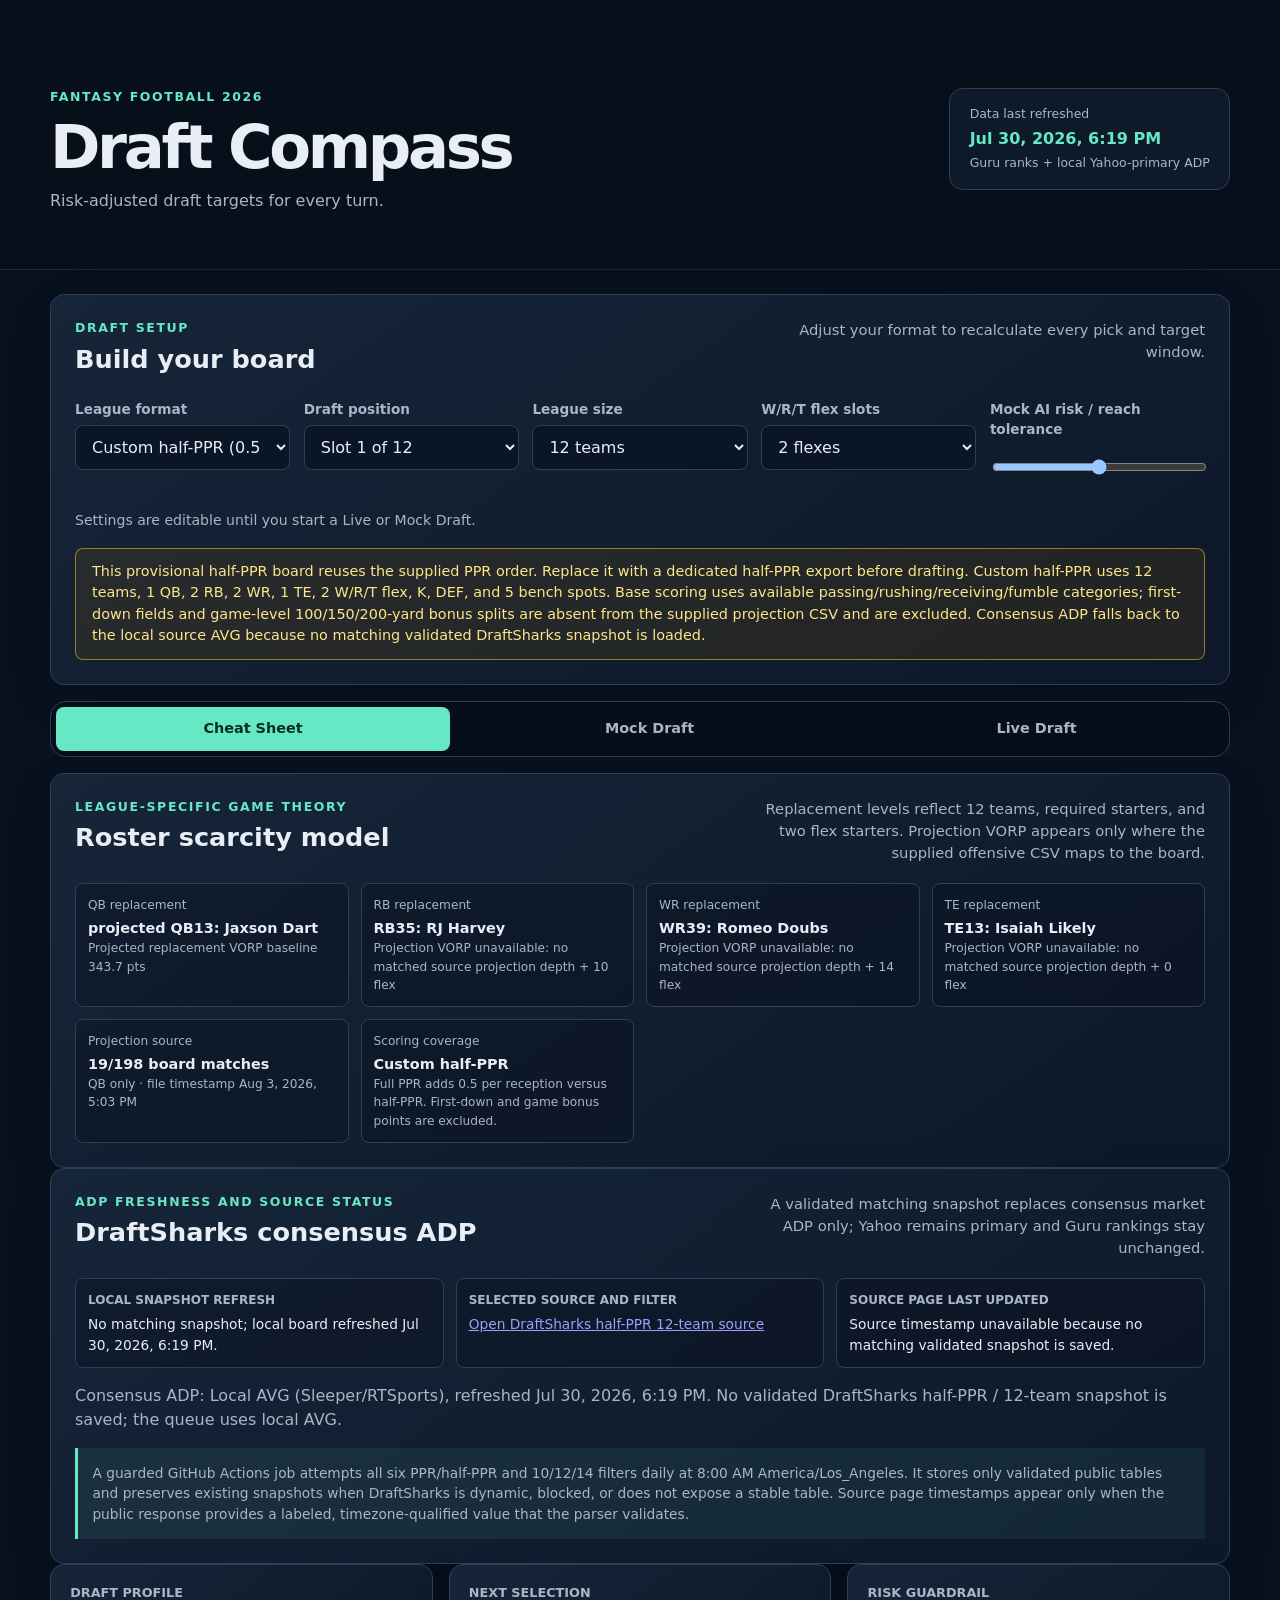
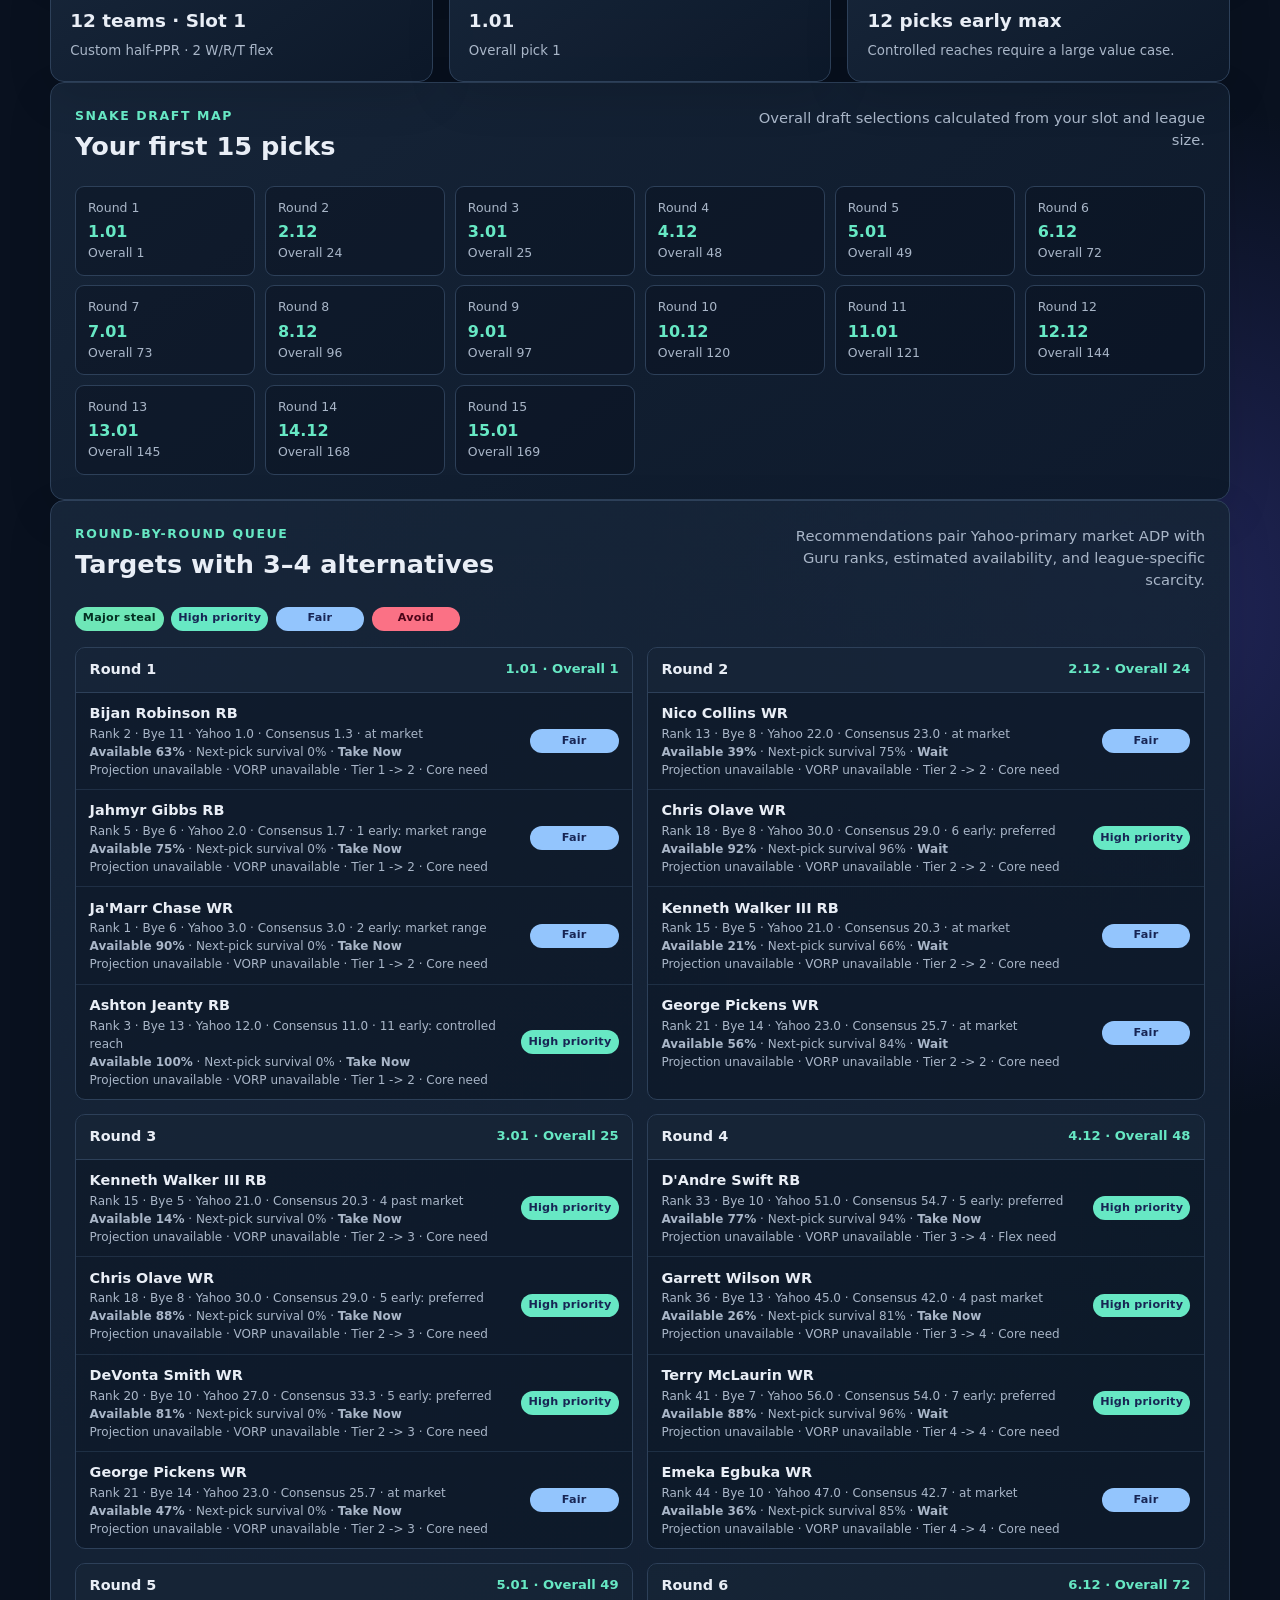
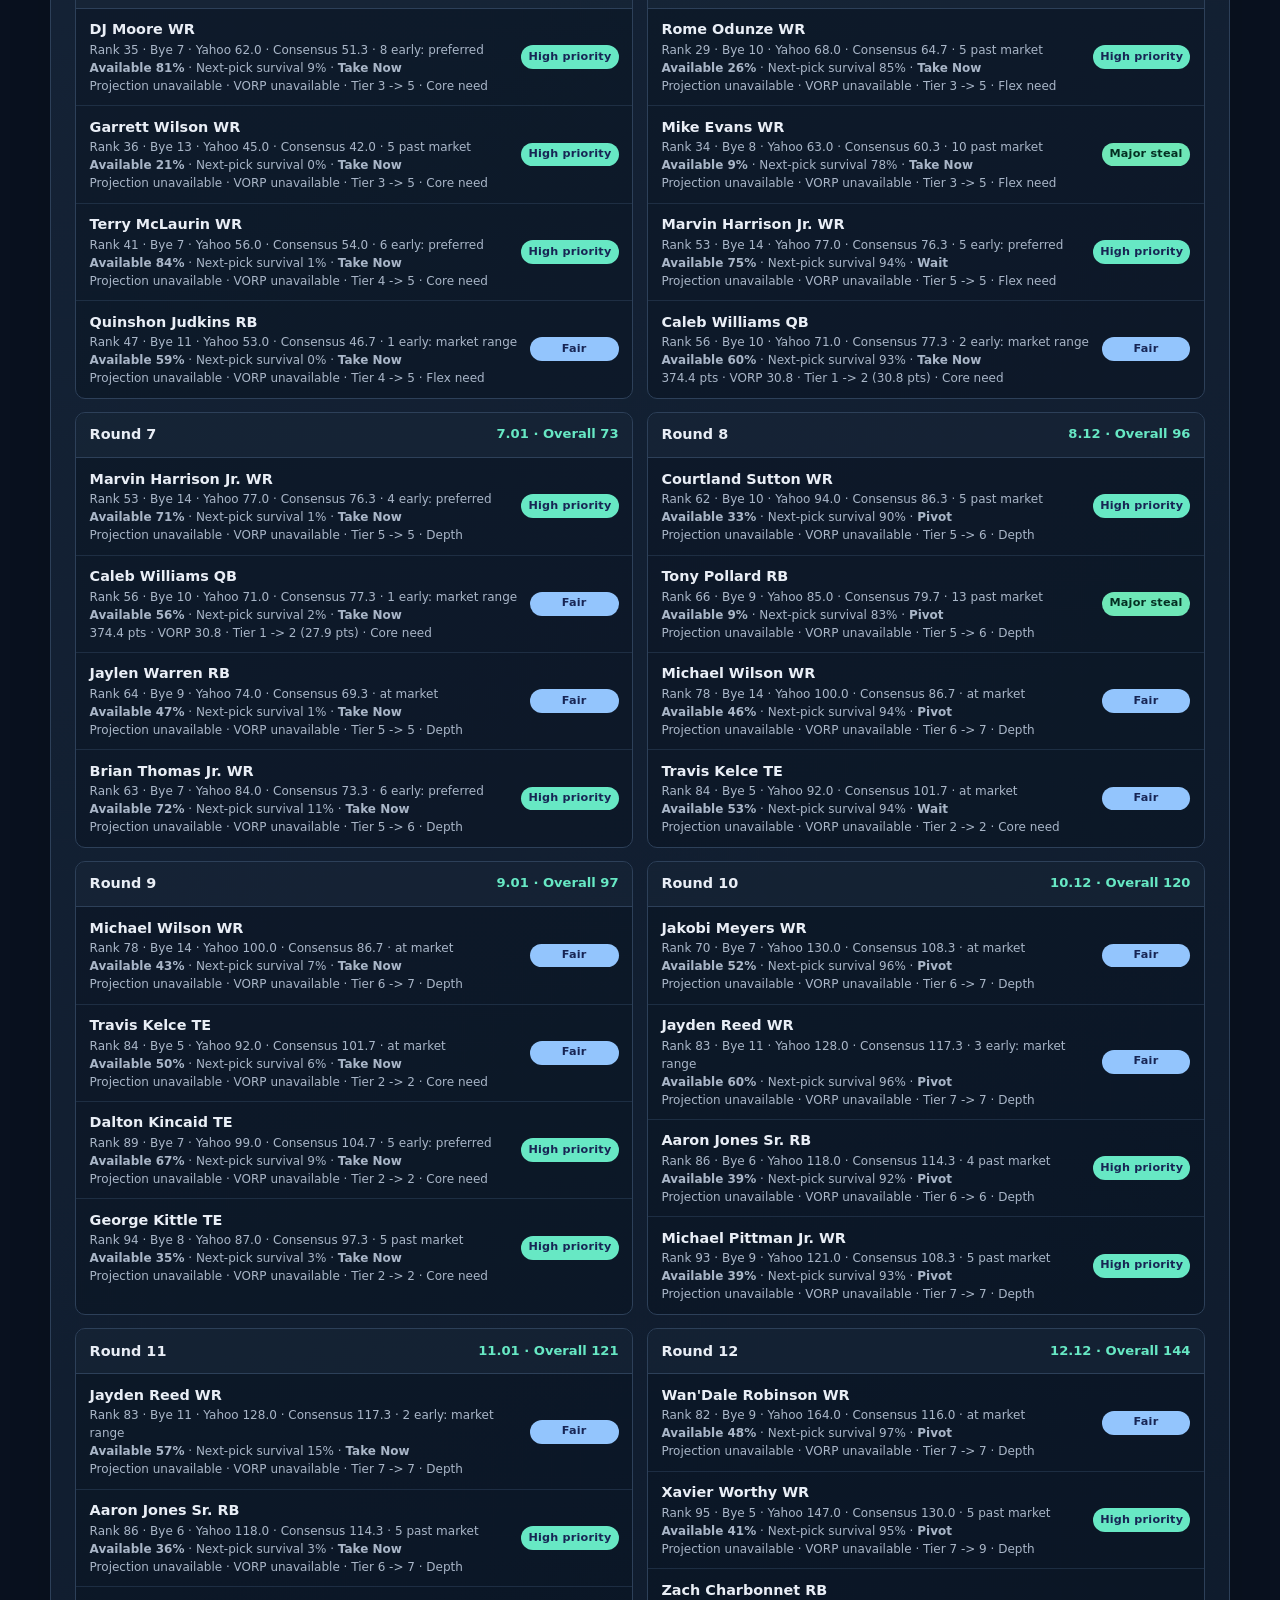
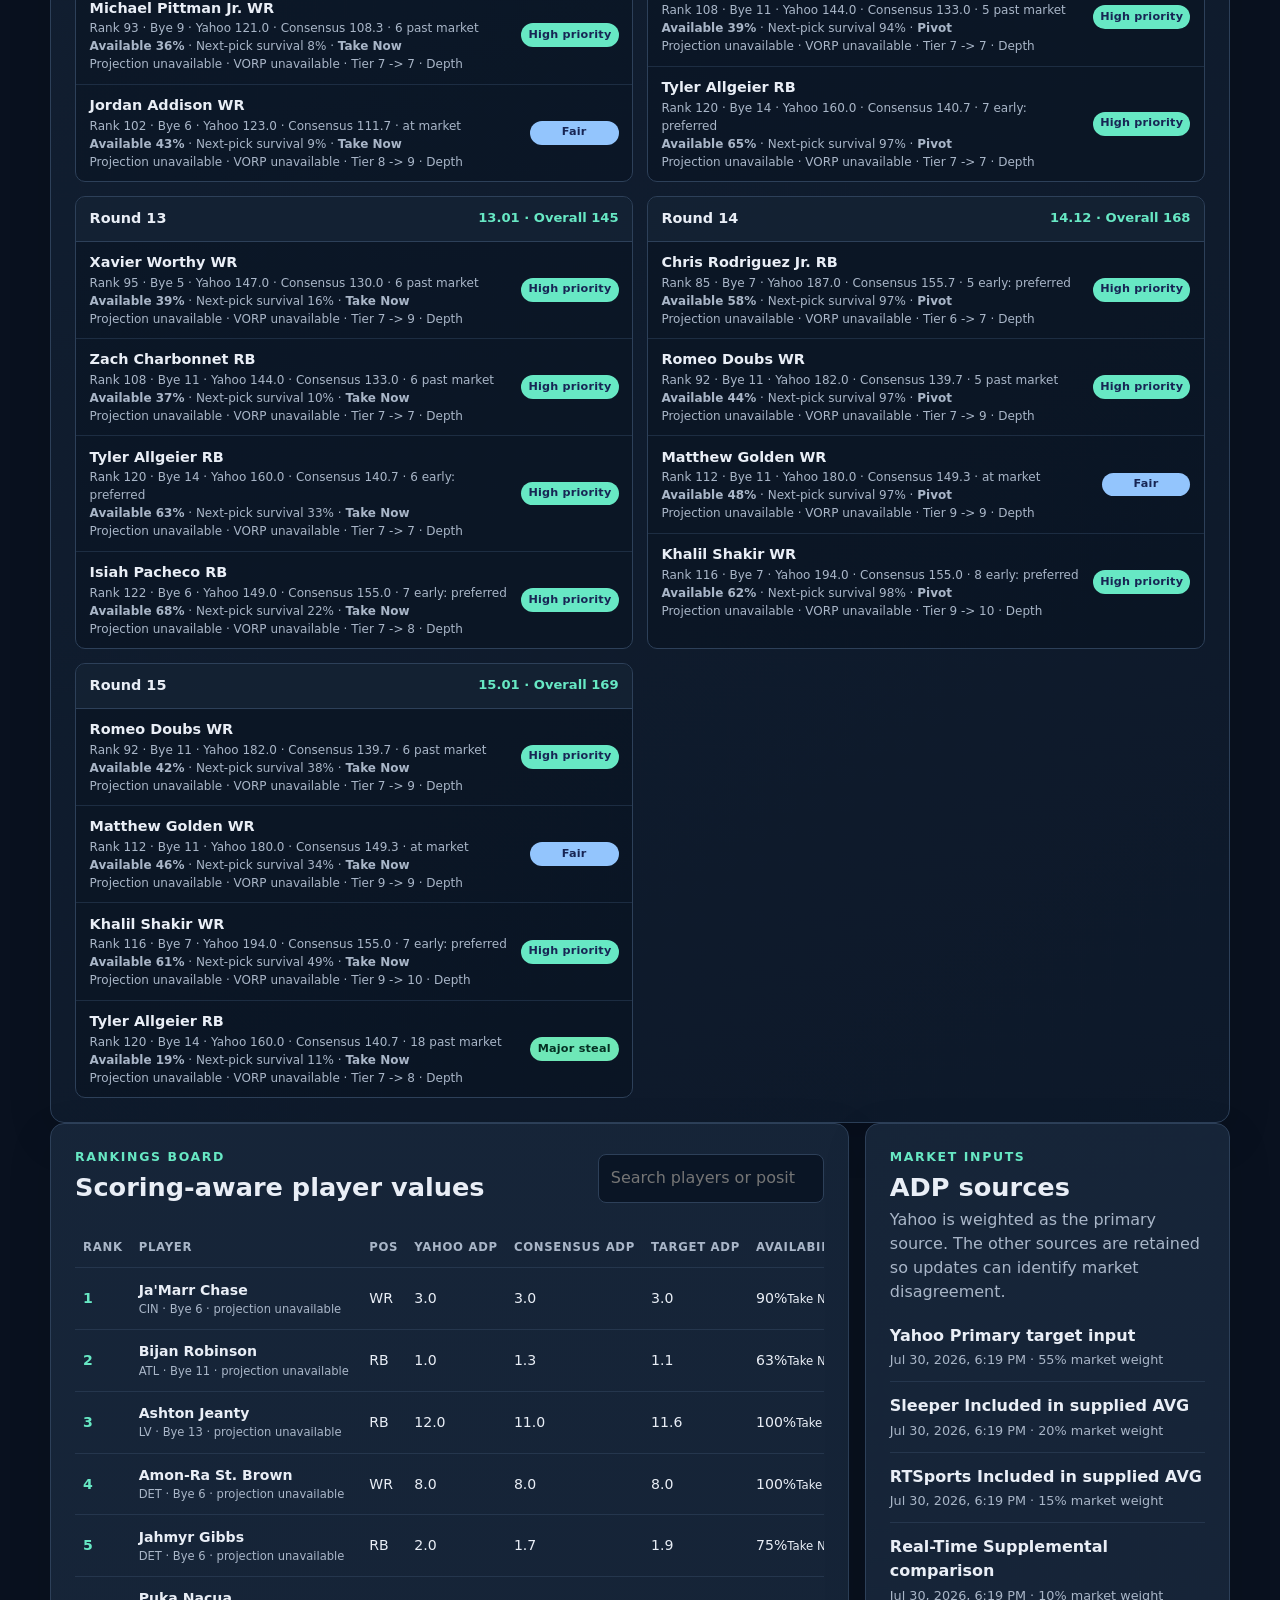
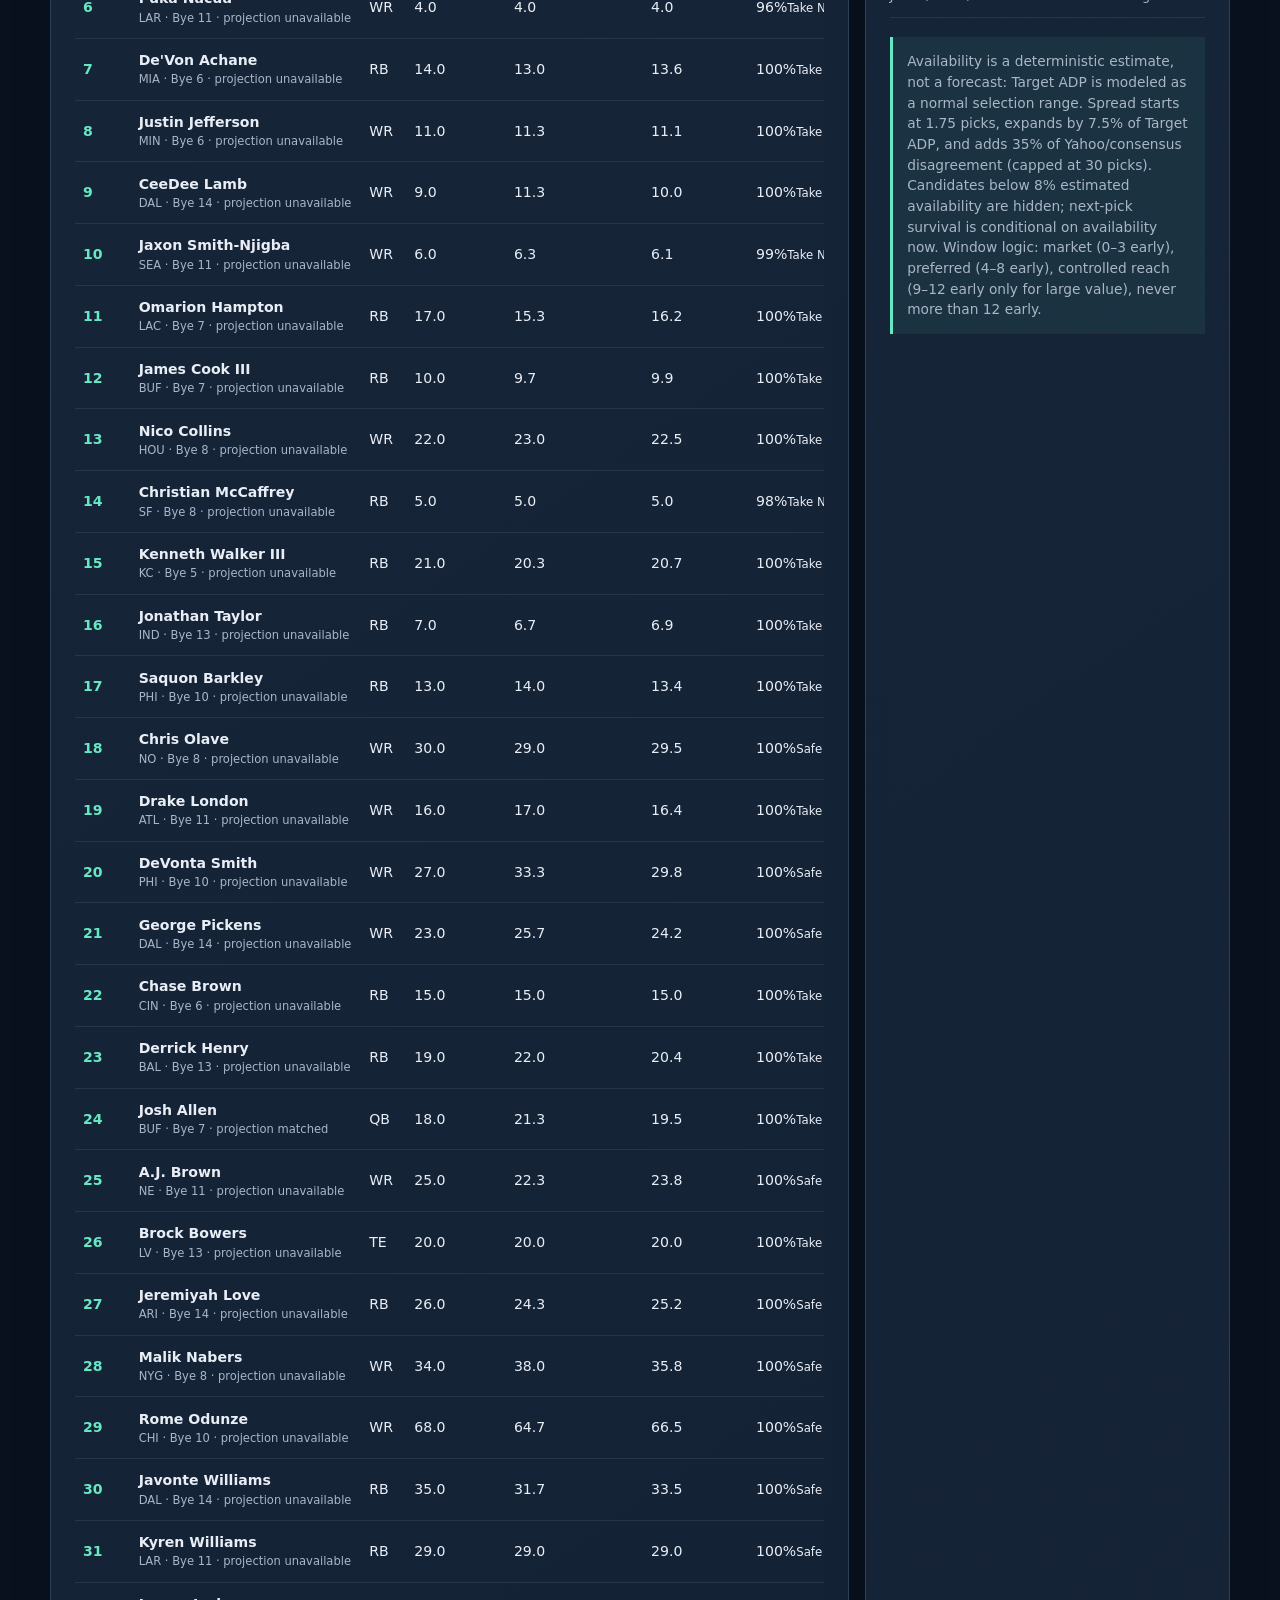
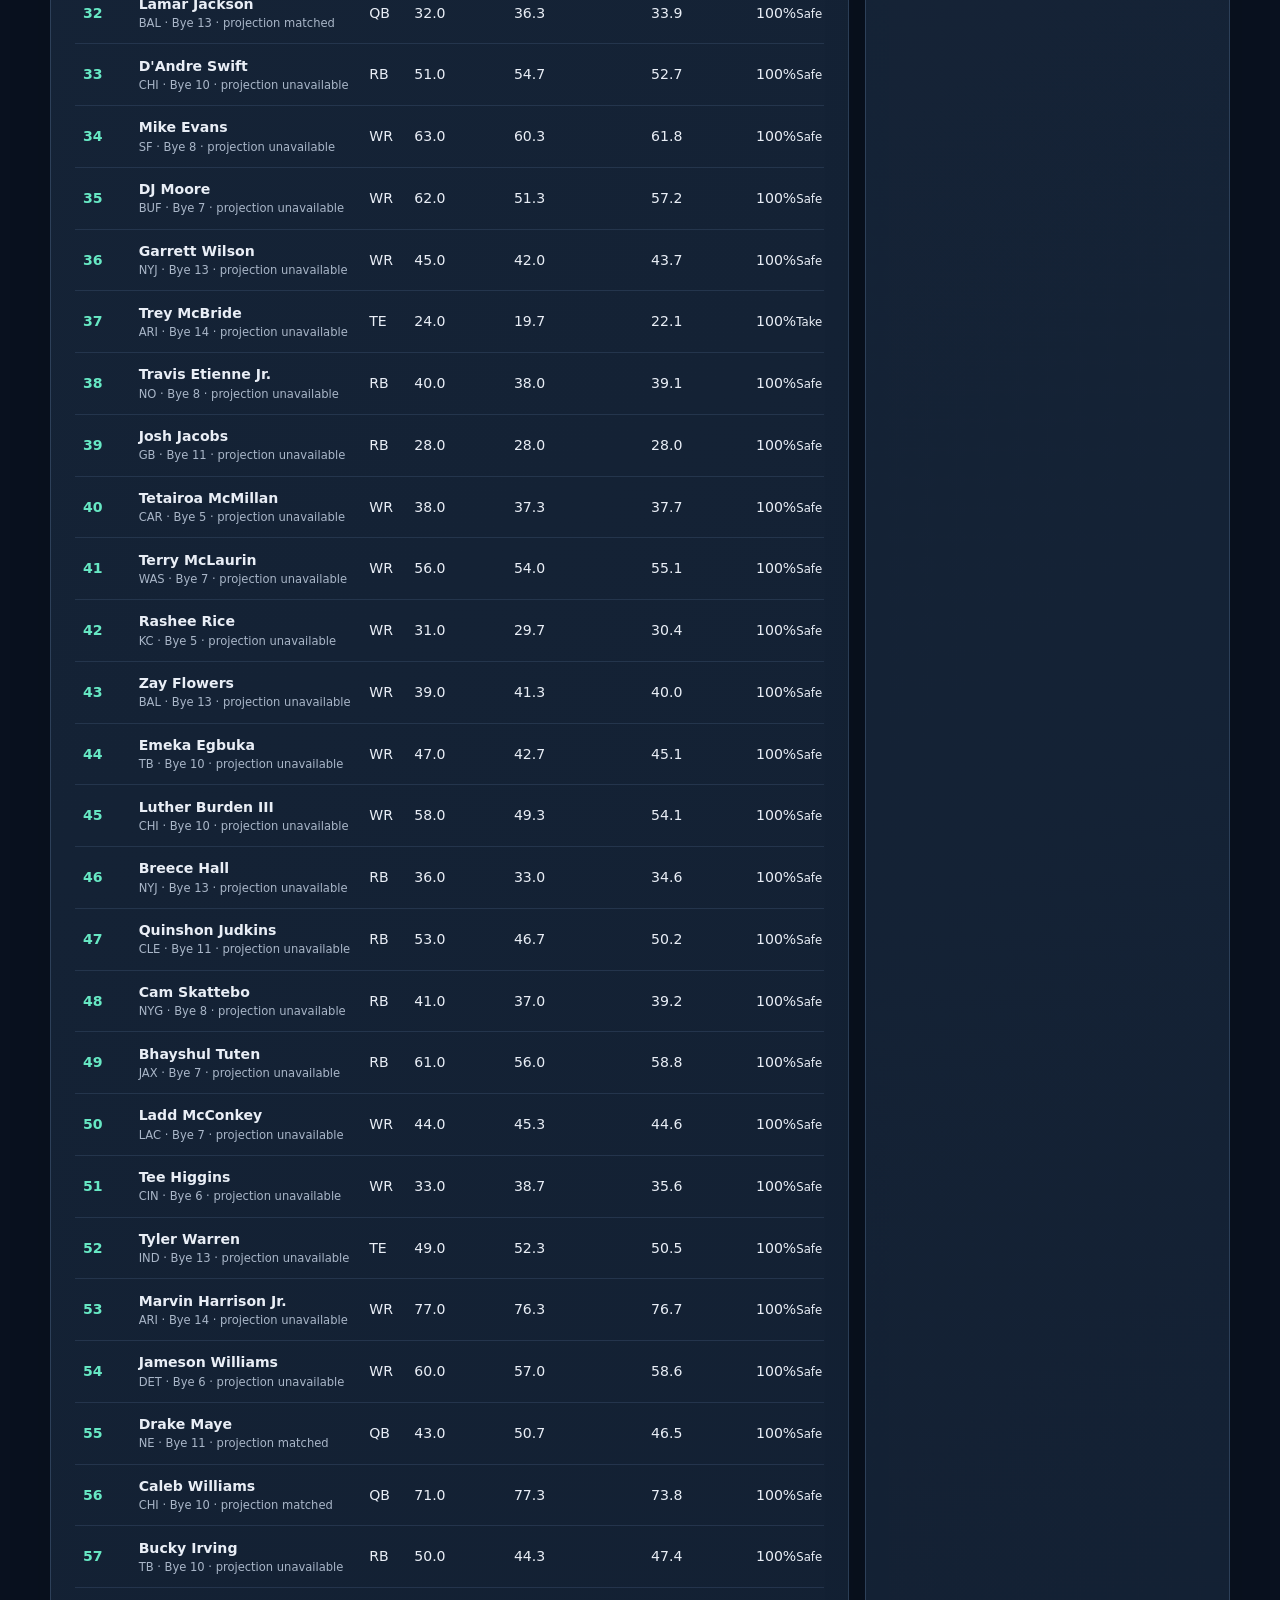
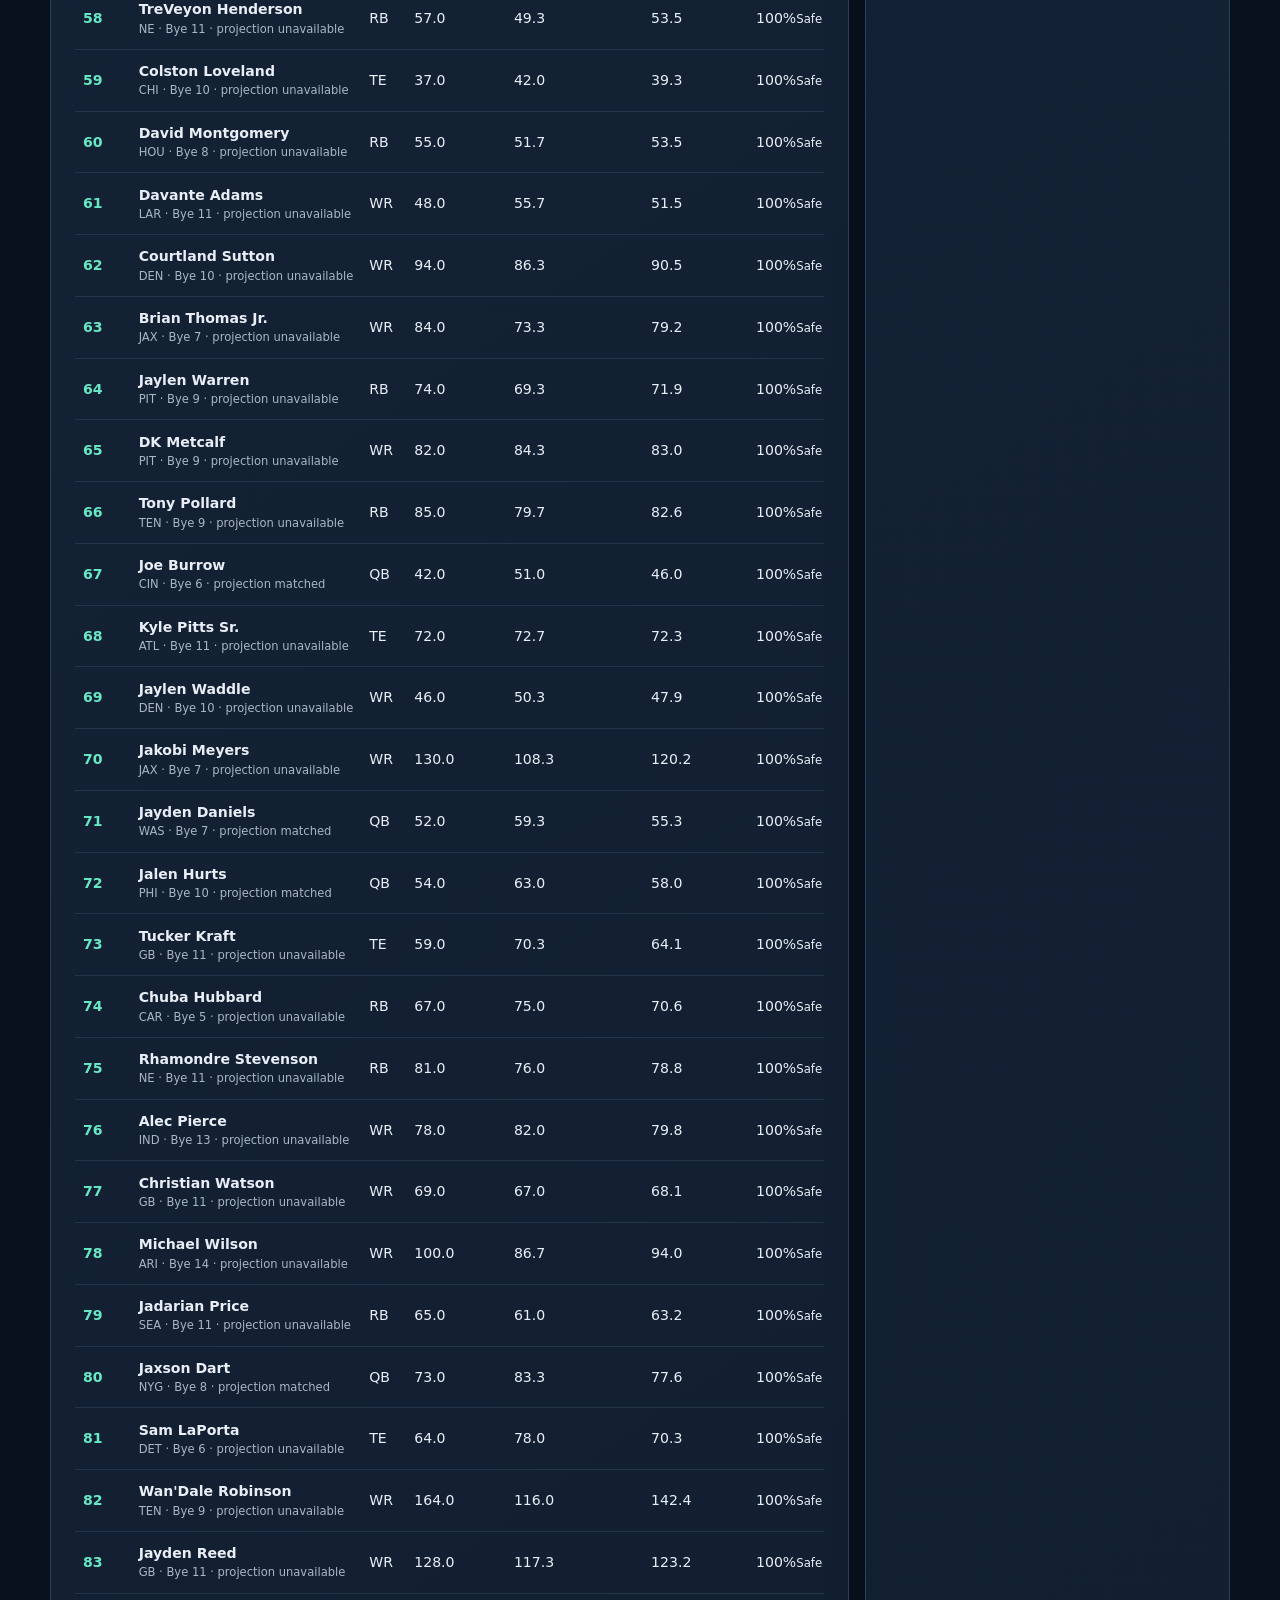
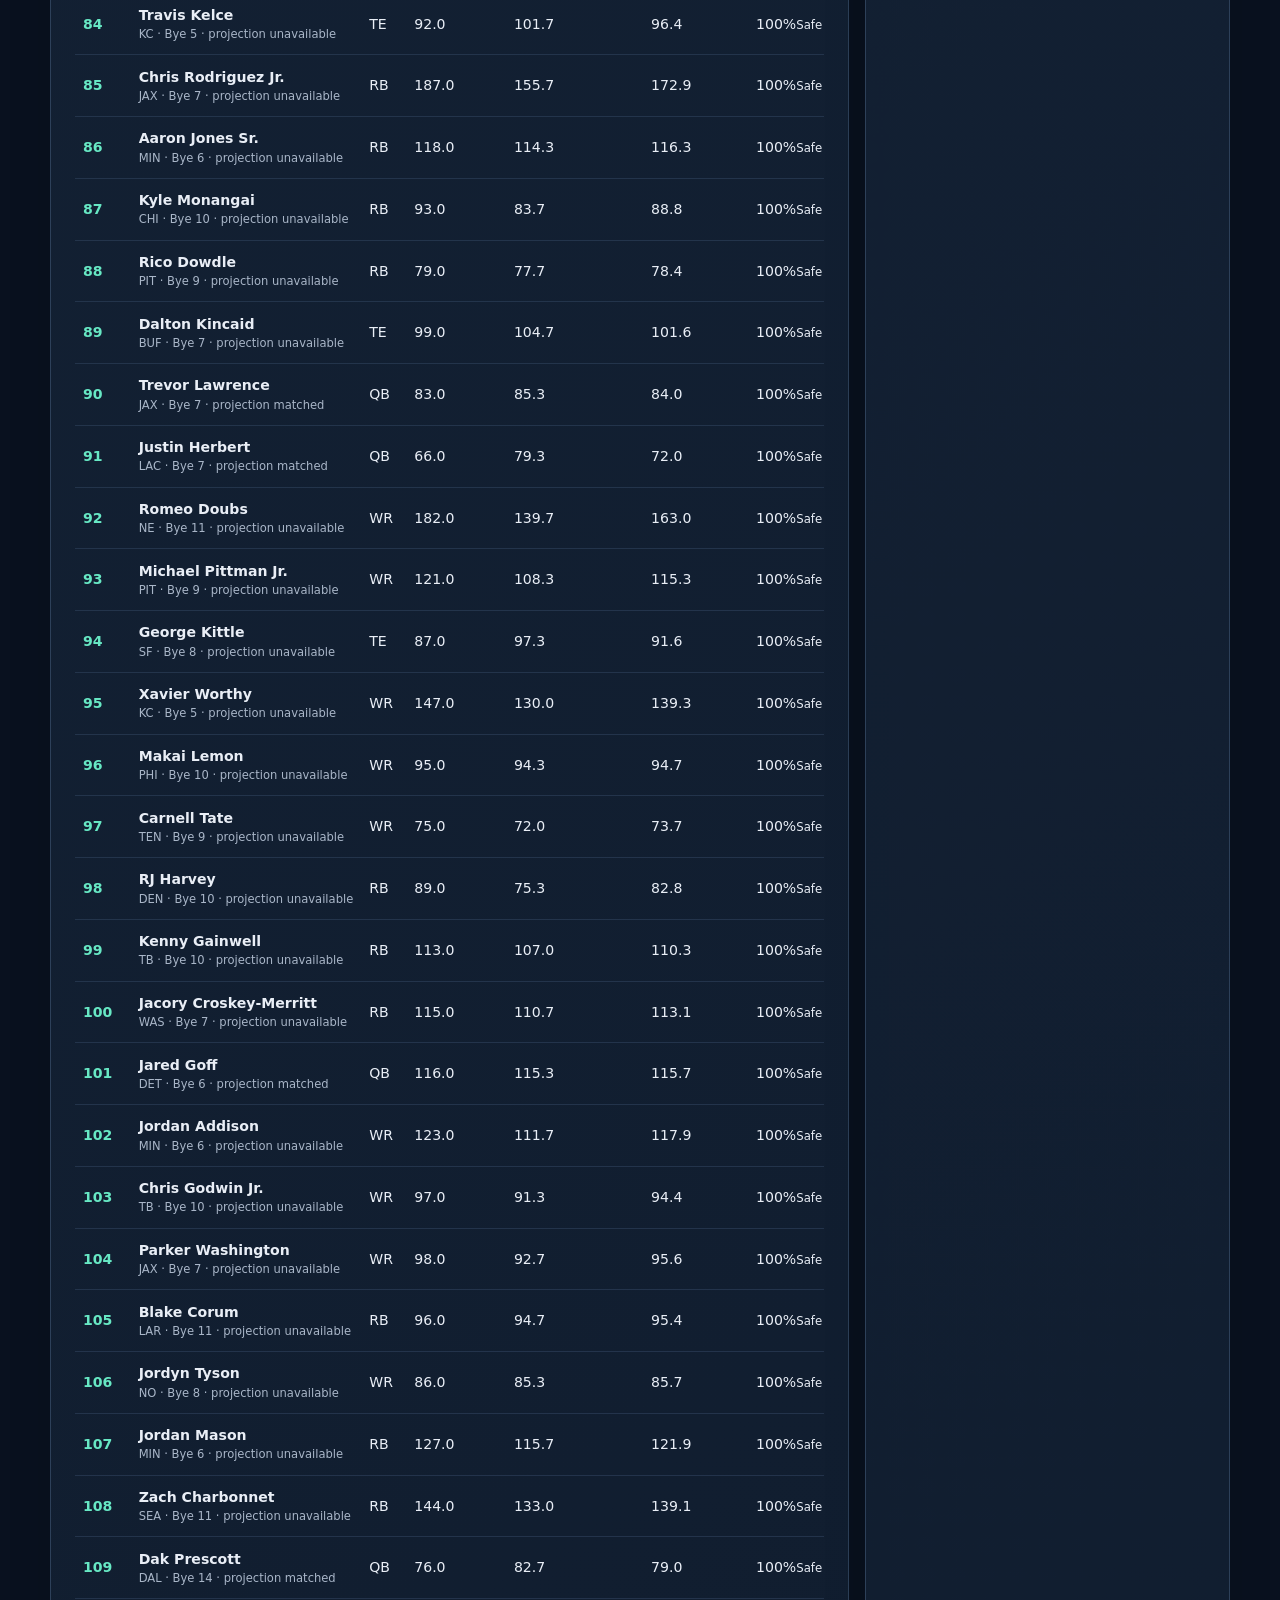
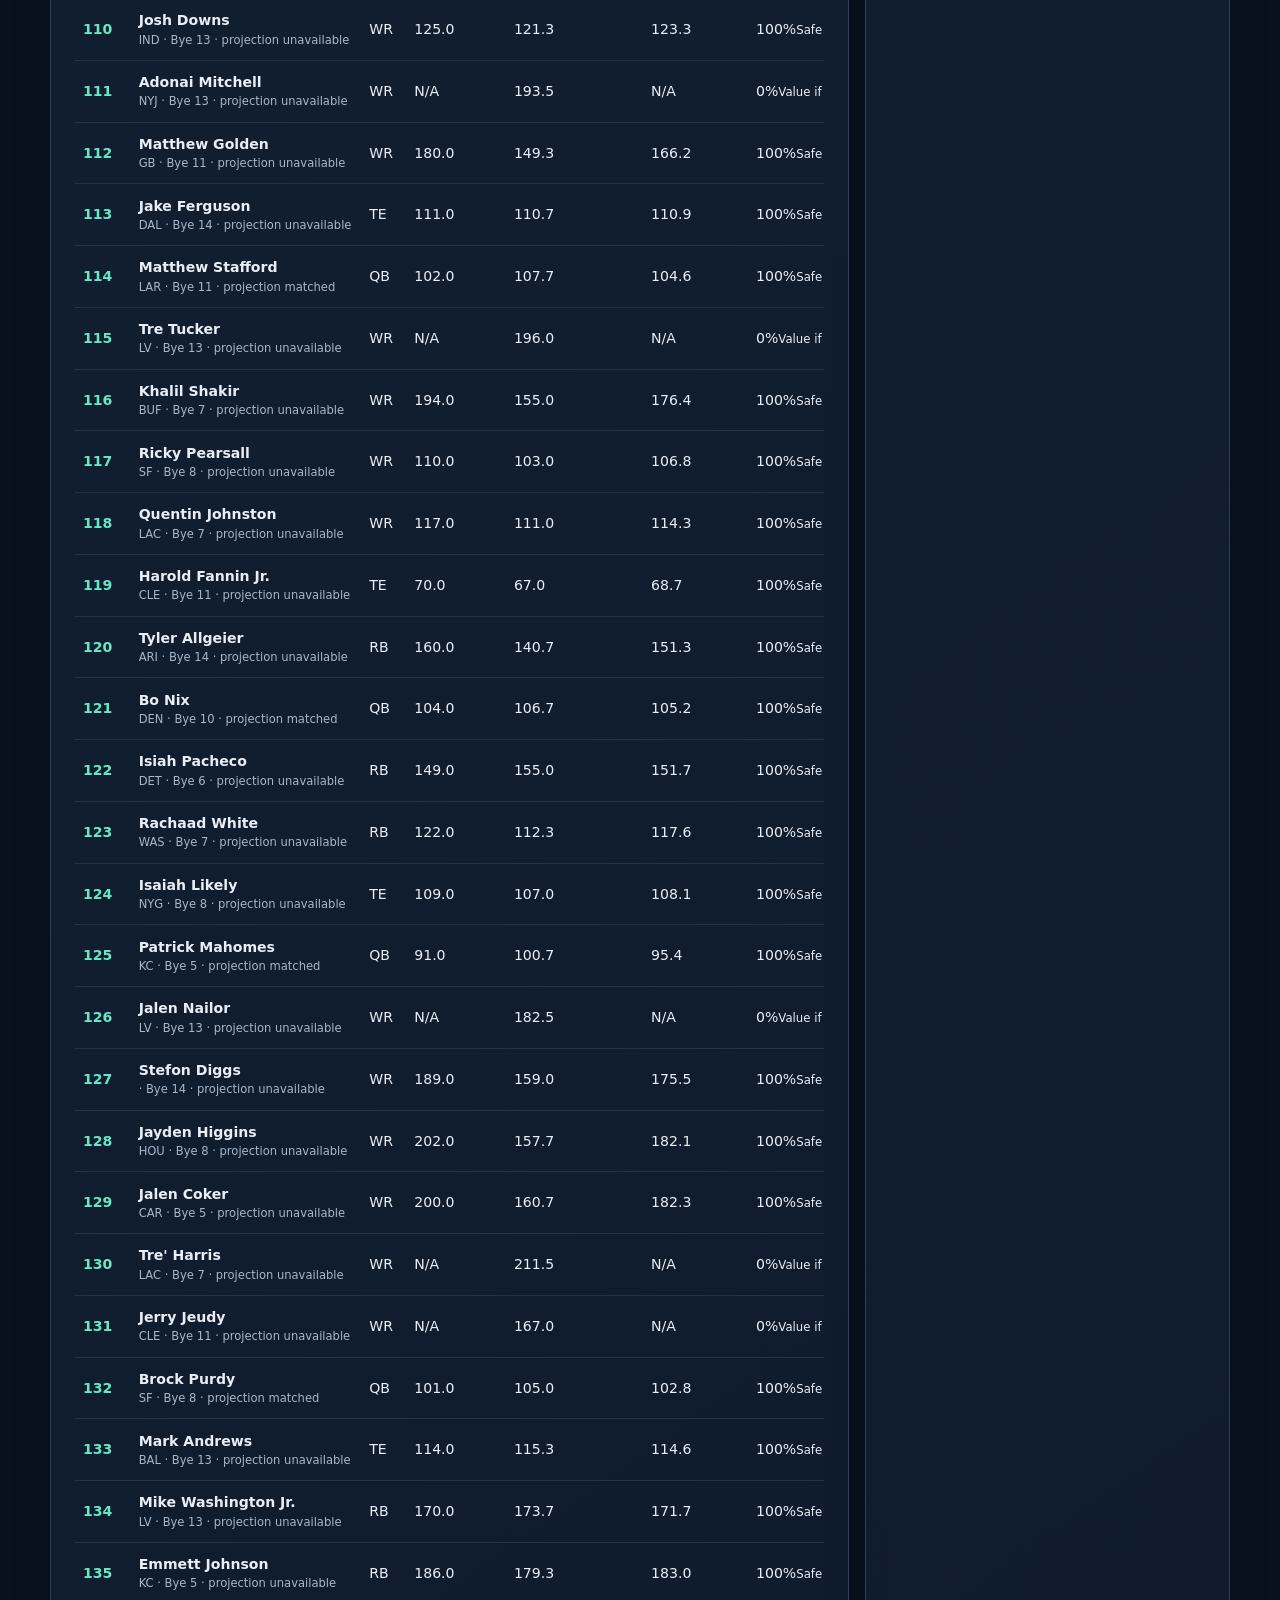
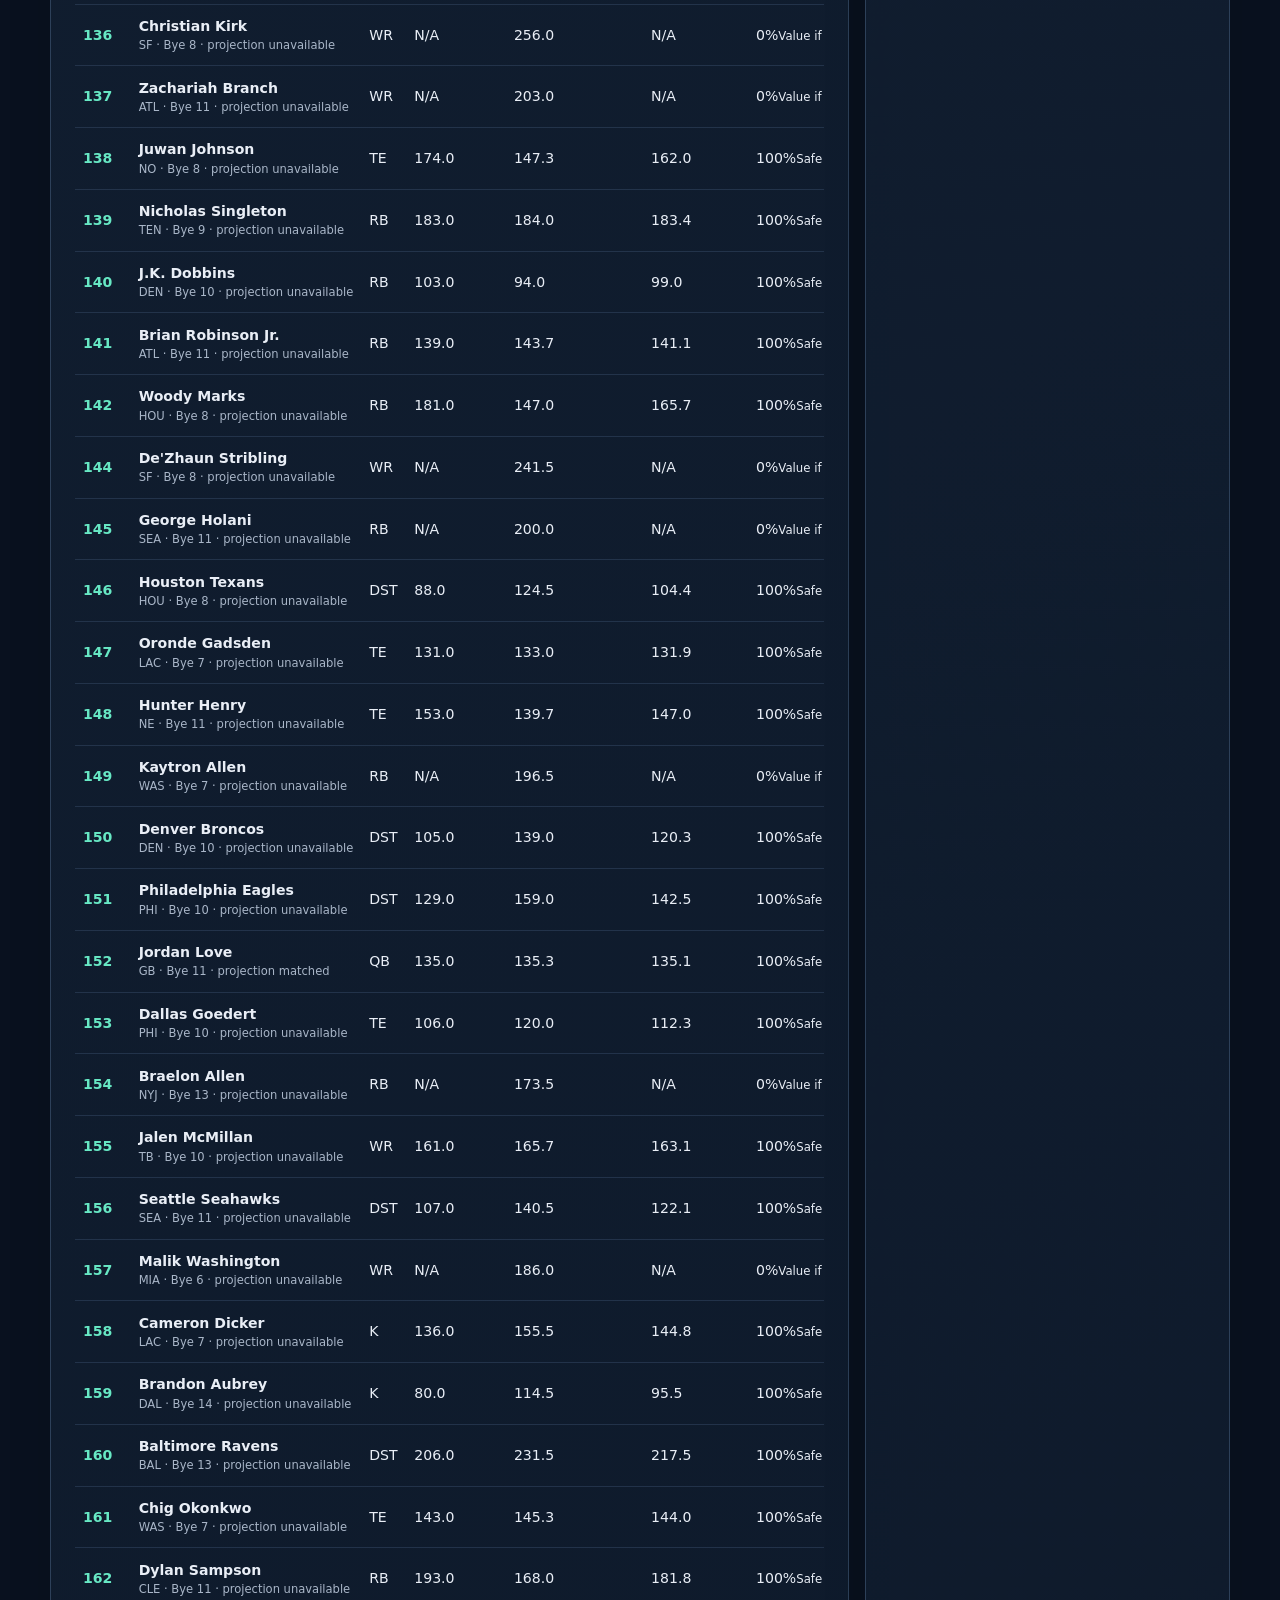
<file: index.html>
<!doctype html>
<html lang="en">
  <head>
    <meta charset="utf-8">
    <meta name="viewport" content="width=device-width, initial-scale=1">
    <meta name="description" content="A scoring-aware fantasy football draft dashboard with risk-adjusted targets.">
    <title>Draft Compass | Fantasy Football Dashboard</title>
    <link rel="stylesheet" href="assets/styles.css">
    <script src="assets/data.js?v=20260803-bye-weeks" defer></script>
    <script src="assets/projections.js?v=20260803-league-model" defer></script>
    <script src="assets/app.js?v=20260804-workflow-tabs" defer></script>
  </head>
  <body>
    <a class="skip-link" href="#dashboard">Skip to dashboard</a>
    <header class="site-header">
      <div class="header-content">
        <div>
          <p class="eyebrow">Fantasy Football 2026</p>
          <h1>Draft Compass</h1>
          <p class="subtitle">Risk-adjusted draft targets for every turn.</p>
        </div>
        <div class="refresh-card" aria-live="polite">
          <span>Data last refreshed</span>
          <strong id="data-refreshed">Loading...</strong>
          <small id="dataset-note"></small>
        </div>
      </div>
    </header>

    <main id="dashboard" class="page-shell">
      <noscript>
        <p class="notice warning">Draft Compass requires JavaScript to calculate snake picks and draft targets.</p>
      </noscript>

      <section class="panel setup-panel" aria-labelledby="setup-title">
        <div class="section-heading">
          <div>
            <p class="eyebrow">Draft setup</p>
            <h2 id="setup-title">Build your board</h2>
          </div>
          <p id="setup-description">Adjust your format to recalculate every pick and target window.</p>
        </div>
        <form id="draft-form" class="filters league-filters" aria-describedby="setup-description">
          <label>
            <span>League format</span>
            <select id="league-format" name="league-format">
              <option value="customHalfPpr" selected>Custom half-PPR (0.5 reception)</option>
              <option value="customPpr">Custom full PPR (1.0 reception)</option>
            </select>
          </label>
          <label>
            <span>Draft position</span>
            <select id="slot" name="slot"></select>
          </label>
          <label>
            <span>League size</span>
            <select id="teams" name="teams">
              <option value="10">10 teams</option>
              <option value="12" selected>12 teams</option>
              <option value="14">14 teams</option>
            </select>
          </label>
          <label>
            <span>W/R/T flex slots</span>
            <select id="flex" name="flex">
              <option value="1">1 flex</option>
              <option value="2" selected>2 flexes</option>
            </select>
          </label>
          <label>
            <span>Mock AI risk / reach tolerance</span>
            <input id="ai-risk" name="ai-risk" type="range" value="50" min="0" max="100">
          </label>
        </form>
        <p id="settings-lock-status" class="settings-lock-status" aria-live="polite">Settings are editable until you start a Live or Mock Draft.</p>
        <p id="provisional-message" class="notice warning" hidden></p>
      </section>

      <div class="workflow-tabs" role="tablist" aria-label="Draft workflows">
        <button id="tab-cheat" type="button" role="tab" aria-selected="true" aria-controls="cheat-panel" tabindex="0">Cheat Sheet</button>
        <button id="tab-mock" type="button" role="tab" aria-selected="false" aria-controls="mock-panel" tabindex="-1">Mock Draft</button>
        <button id="tab-live" type="button" role="tab" aria-selected="false" aria-controls="live-panel" tabindex="-1">Live Draft</button>
      </div>

      <section id="mock-panel" role="tabpanel" aria-labelledby="tab-mock" hidden>
        <section id="draft-room" class="draft-room" aria-label="Interactive draft room">
          <section class="panel draft-mode-panel" aria-labelledby="draft-mode-title">
            <div class="section-heading">
              <div>
                <p class="eyebrow">Offline draft room</p>
                <h2 id="draft-mode-title">Mock Draft</h2>
              </div>
              <p id="draft-mode-description">Mock managers use an ADP-led, roster-aware simulation—not a prediction of real people.</p>
            </div>
            <div class="draft-configuration" aria-live="polite">
              <strong id="your-team">Your team: pick 1 (Team 1)</strong>
              <span id="draft-config-summary">Choose a workflow, then start when your settings are ready.</span>
            </div>
            <div class="draft-actions">
              <button id="draft-start" type="button">Start Draft</button>
              <button id="mock-next" type="button">Play next AI pick</button>
              <button id="mock-run" type="button">Auto-run to my pick</button>
              <button id="draft-undo" type="button">Undo last pick</button>
              <button id="draft-reset" type="button" class="secondary-button">Restart / unlock settings</button>
            </div>
            <p id="draft-status" class="draft-status" aria-live="polite">Choose Live Draft or Mock Draft to open the offline draft room.</p>
          </section>
        <div class="draft-analyzer">
          <section class="panel analyzer-pane available-pane" aria-labelledby="available-title">
            <div class="analyzer-heading">
              <div>
                <p class="eyebrow">Player pool</p>
                <h2 id="available-title">Available players</h2>
              </div>
              <p>Source-backed targets at the current pick.</p>
            </div>
            <div class="available-filters">
              <label class="search-field">
                <span class="sr-only">Search available players</span>
                <input id="draft-player-search" type="search" placeholder="Search players">
              </label>
              <label>
                <span class="sr-only">Filter by position</span>
                <select id="draft-position-filter" name="draft-position-filter">
                  <option value="all">All positions</option>
                  <option value="QB">QB</option>
                  <option value="RB">RB</option>
                  <option value="WR">WR</option>
                  <option value="TE">TE</option>
                  <option value="K">K</option>
                  <option value="DST">DEF</option>
                </select>
              </label>
              <label class="check-filter">
                <input id="draft-needs-only" type="checkbox">
                <span>Needs first</span>
              </label>
            </div>
            <div id="available-players" class="available-players" aria-live="polite"></div>
          </section>

          <section class="panel analyzer-pane draft-board-panel" aria-labelledby="draft-board-title">
            <div class="analyzer-heading">
              <div>
                <p class="eyebrow">Draft board</p>
                <h2 id="draft-board-title">Current pick</h2>
              </div>
              <p id="current-pick" class="current-pick" aria-live="polite"></p>
            </div>
            <p class="board-helper">Draft actions always apply to the active snake team. Your scheduled picks and recommendation are highlighted; Live Draft waits for manual entry at every pick.</p>
            <div id="drafted-board" class="drafted-board" aria-live="polite"></div>
          </section>

          <aside class="analyzer-sidebar" aria-label="Draft analysis">
            <section class="panel priority-panel" aria-labelledby="priority-title">
              <div class="analyzer-heading">
                <div>
                  <p class="eyebrow">Recommendation</p>
                  <h2 id="priority-title">Take or wait</h2>
                </div>
                <p id="conditional-survival-note">Model estimate uses ADP, current rosters, tiers, and intervening teams.</p>
              </div>
              <div id="priority-panel" class="priority-panel-content"></div>
            </section>
            <section class="panel roster-construction-panel" aria-labelledby="roster-construction-title">
              <div class="analyzer-heading">
                <div>
                  <p class="eyebrow">Your construction</p>
                  <h2 id="roster-construction-title">Starter progress</h2>
                </div>
                <p>Required starters and selected flex slots.</p>
              </div>
              <div id="roster-construction" class="roster-construction"></div>
              <div id="user-roster" class="user-roster"></div>
            </section>
          </aside>
        </div>
        <section class="panel rosters-panel" aria-labelledby="rosters-title">
          <div class="section-heading">
            <div>
              <p class="eyebrow">Rosters</p>
              <h2 id="rosters-title">League roster board</h2>
            </div>
            <p>Roster counts update after every pick; K/DEF are tracked but do not drive flex scarcity.</p>
          </div>
          <div id="manager-rosters" class="manager-rosters"></div>
        </section>
      </section>
      </section>
      <section id="live-panel" role="tabpanel" aria-labelledby="tab-live" hidden></section>

      <section id="cheat-panel" role="tabpanel" aria-labelledby="tab-cheat">
      <section class="panel league-model-panel" aria-labelledby="league-model-title">
        <div class="section-heading">
          <div>
            <p class="eyebrow">League-specific game theory</p>
            <h2 id="league-model-title">Roster scarcity model</h2>
          </div>
          <p>Replacement levels reflect 12 teams, required starters, and two flex starters. Projection VORP appears only where the supplied offensive CSV maps to the board.</p>
        </div>
        <div id="league-model" class="league-model" aria-live="polite">Loading league model...</div>
      </section>

      <section class="panel draftsharks-panel" aria-labelledby="draftsharks-title">
        <div class="section-heading">
          <div>
            <p class="eyebrow">ADP freshness and source status</p>
            <h2 id="draftsharks-title">DraftSharks consensus ADP</h2>
          </div>
          <p>A validated matching snapshot replaces consensus market ADP only; Yahoo remains primary and Guru rankings stay unchanged.</p>
        </div>
        <dl class="freshness-list">
          <div>
            <dt>Local snapshot refresh</dt>
            <dd id="draftsharks-local-refresh">Loading...</dd>
          </div>
          <div>
            <dt>Selected source and filter</dt>
            <dd><a id="draftsharks-source" href="https://www.draftsharks.com/adp/ppr/consensus/12" target="_blank" rel="noopener">Open DraftSharks source</a></dd>
          </div>
          <div>
            <dt>Source page last updated</dt>
            <dd id="draftsharks-source-updated">Loading...</dd>
          </div>
        </dl>
        <p id="draftsharks-status" class="draftsharks-status" aria-live="polite">Loading DraftSharks snapshot metadata...</p>
        <p class="method-note">A guarded GitHub Actions job attempts all six PPR/half-PPR and 10/12/14 filters daily at 8:00 AM America/Los_Angeles. It stores only validated public tables and preserves existing snapshots when DraftSharks is dynamic, blocked, or does not expose a stable table. Source page timestamps appear only when the public response provides a labeled, timezone-qualified value that the parser validates.</p>
      </section>

      <section class="summary-grid" aria-label="Draft summary">
        <article class="metric-card">
          <span>Draft profile</span>
          <strong id="draft-profile">12 teams · Pick 1</strong>
          <small id="format-profile">PPR · 1 flex</small>
        </article>
        <article class="metric-card">
          <span>Next selection</span>
          <strong id="next-pick">1.01</strong>
          <small id="next-overall">Overall pick 1</small>
        </article>
        <article class="metric-card">
          <span>Risk guardrail</span>
          <strong>12 picks early max</strong>
          <small>Controlled reaches require a large value case.</small>
        </article>
      </section>

      <section class="panel picks-panel" aria-labelledby="picks-title">
        <div class="section-heading">
          <div>
            <p class="eyebrow">Snake draft map</p>
            <h2 id="picks-title">Your first 15 picks</h2>
          </div>
          <p>Overall draft selections calculated from your slot and league size.</p>
        </div>
        <ol id="pick-map" class="pick-map"></ol>
      </section>

      <section class="panel queue-panel" aria-labelledby="queue-title">
        <div class="section-heading">
          <div>
            <p class="eyebrow">Round-by-round queue</p>
            <h2 id="queue-title">Targets with 3–4 alternatives</h2>
          </div>
          <p>Recommendations pair Yahoo-primary market ADP with Guru ranks, estimated availability, and league-specific scarcity.</p>
        </div>
        <div class="legend" aria-label="Recommendation labels">
          <span class="tag major-steal">Major steal</span>
          <span class="tag high-priority">High priority</span>
          <span class="tag fair">Fair</span>
          <span class="tag avoid">Avoid</span>
        </div>
        <div id="draft-queue" class="draft-queue" aria-live="polite"></div>
      </section>

      <section class="lower-grid">
        <section class="panel rankings-panel" aria-labelledby="rankings-title">
          <div class="section-heading rankings-heading">
            <div>
              <p class="eyebrow">Rankings board</p>
              <h2 id="rankings-title">Scoring-aware player values</h2>
            </div>
            <label class="search-field">
              <span class="sr-only">Search ranked players</span>
              <input id="player-search" type="search" placeholder="Search players or positions">
            </label>
          </div>
          <div class="table-wrap">
            <table>
              <caption class="sr-only">Ranked players with Yahoo, secondary consensus, and Yahoo-primary target ADPs</caption>
              <thead>
                <tr>
                  <th scope="col">Rank</th>
                  <th scope="col">Player</th>
                  <th scope="col">Pos</th>
                  <th scope="col">Yahoo ADP</th>
                  <th scope="col">Consensus ADP</th>
                  <th scope="col">Target ADP</th>
                  <th scope="col">Availability</th>
                  <th scope="col">Projection / VORP</th>
                  <th scope="col">Positional tier</th>
                  <th scope="col">Target window</th>
                </tr>
              </thead>
              <tbody id="rankings-body"></tbody>
            </table>
          </div>
        </section>

        <aside class="panel sources-panel" aria-labelledby="sources-title">
          <p class="eyebrow">Market inputs</p>
          <h2 id="sources-title">ADP sources</h2>
          <p class="source-copy">Yahoo is weighted as the primary source. The other sources are retained so updates can identify market disagreement.</p>
          <dl id="source-list" class="source-list"></dl>
          <p class="method-note">Availability is a deterministic estimate, not a forecast: Target ADP is modeled as a normal selection range. Spread starts at 1.75 picks, expands by 7.5% of Target ADP, and adds 35% of Yahoo/consensus disagreement (capped at 30 picks). Candidates below 8% estimated availability are hidden; next-pick survival is conditional on availability now. Window logic: market (0–3 early), preferred (4–8 early), controlled reach (9–12 early only for large value), never more than 12 early.</p>
        </aside>
      </section>
      </section>
    </main>

    <footer class="site-footer">
      <p>Source-backed local data, not live advice. Refresh rankings and ADPs before your draft.</p>
    </footer>
  </body>
</html>
</file>
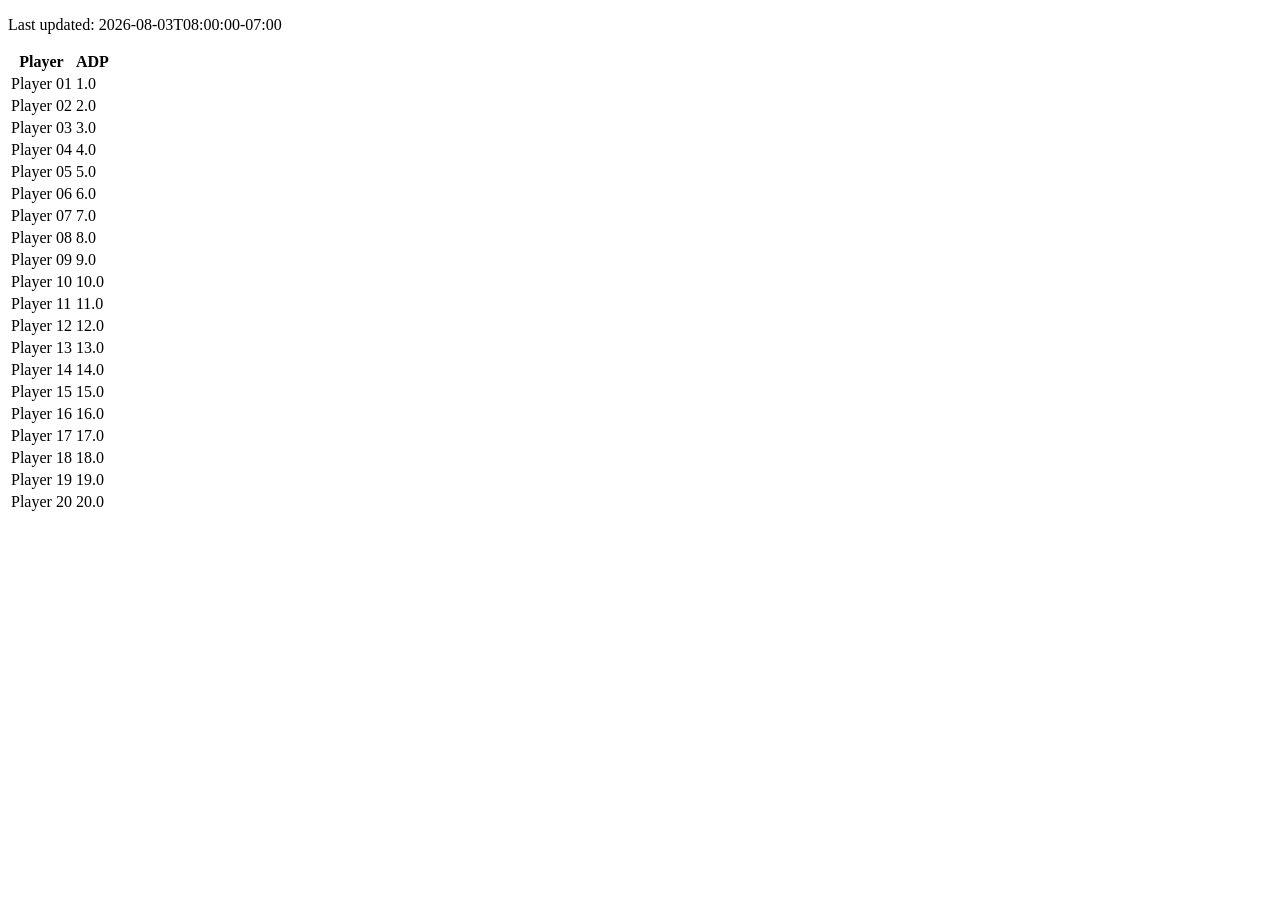
<file: scripts/fixtures/draftsharks-public-table.html>
<!doctype html>
<html><body>
<p>Last updated: 2026-08-03T08:00:00-07:00</p>
<table>
  <tr><th>Player</th><th>ADP</th></tr>
  <tr><td>Player 01</td><td>1.0</td></tr><tr><td>Player 02</td><td>2.0</td></tr>
  <tr><td>Player 03</td><td>3.0</td></tr><tr><td>Player 04</td><td>4.0</td></tr>
  <tr><td>Player 05</td><td>5.0</td></tr><tr><td>Player 06</td><td>6.0</td></tr>
  <tr><td>Player 07</td><td>7.0</td></tr><tr><td>Player 08</td><td>8.0</td></tr>
  <tr><td>Player 09</td><td>9.0</td></tr><tr><td>Player 10</td><td>10.0</td></tr>
  <tr><td>Player 11</td><td>11.0</td></tr><tr><td>Player 12</td><td>12.0</td></tr>
  <tr><td>Player 13</td><td>13.0</td></tr><tr><td>Player 14</td><td>14.0</td></tr>
  <tr><td>Player 15</td><td>15.0</td></tr><tr><td>Player 16</td><td>16.0</td></tr>
  <tr><td>Player 17</td><td>17.0</td></tr><tr><td>Player 18</td><td>18.0</td></tr>
  <tr><td>Player 19</td><td>19.0</td></tr><tr><td>Player 20</td><td>20.0</td></tr>
</table>
</body></html>
</file>
<file: assets/styles.css>
:root {
  --ink: #e9eef6;
  --muted: #a9b6c8;
  --canvas: #09111f;
  --surface: #111d2e;
  --surface-raised: #17263a;
  --border: #2d4059;
  --accent: #67e8c4;
  --accent-deep: #0f9f7e;
  --warning: #fbbf24;
  --danger: #fb7185;
  --steal: #6ee7b7;
  --fair: #93c5fd;
  --radius: 14px;
  color-scheme: dark;
}

* {
  box-sizing: border-box;
}

body {
  margin: 0;
  min-width: 320px;
  color: var(--ink);
  background:
    radial-gradient(circle at 14% -10%, #1d4f5b 0, transparent 30rem),
    radial-gradient(circle at 90% 12%, #22265b 0, transparent 32rem),
    var(--canvas);
  font-family: Inter, ui-sans-serif, system-ui, -apple-system, BlinkMacSystemFont, "Segoe UI", sans-serif;
  line-height: 1.5;
}

h1, h2, p {
  margin-top: 0;
}

h1, h2 {
  line-height: 1.15;
}

h1 {
  margin-bottom: .4rem;
  font-size: clamp(2.15rem, 6vw, 3.8rem);
  letter-spacing: -.055em;
}

h2 {
  margin-bottom: .35rem;
  font-size: clamp(1.2rem, 2vw, 1.6rem);
}

.site-header {
  border-bottom: 1px solid rgb(255 255 255 / 10%);
  background: rgb(7 14 26 / 72%);
}

.header-content,
.page-shell,
.site-footer {
  width: min(1180px, calc(100% - 2rem));
  margin: 0 auto;
}

.header-content {
  display: flex;
  justify-content: space-between;
  gap: 2rem;
  padding: clamp(2.5rem, 7vw, 5.5rem) 0 2.5rem;
}

.subtitle,
.section-heading > p,
.source-copy,
.method-note,
.site-footer,
.metric-card small {
  color: var(--muted);
}

.eyebrow {
  margin-bottom: .4rem;
  color: var(--accent);
  font-size: .78rem;
  font-weight: 800;
  letter-spacing: .13em;
  text-transform: uppercase;
}

.refresh-card {
  align-self: flex-start;
  min-width: 12rem;
  padding: 1rem 1.2rem;
  border: 1px solid var(--border);
  border-radius: var(--radius);
  background: rgb(17 29 46 / 82%);
}

.refresh-card span,
.refresh-card small {
  display: block;
  color: var(--muted);
  font-size: .78rem;
}

.refresh-card strong {
  display: block;
  margin: .2rem 0;
  color: var(--accent);
}

.page-shell {
  display: grid;
  gap: 1rem;
  padding: 1.5rem 0 3rem;
}

.panel,
.metric-card {
  border: 1px solid var(--border);
  border-radius: var(--radius);
  background: linear-gradient(145deg, rgb(23 38 58 / 94%), rgb(13 25 42 / 94%));
  box-shadow: 0 15px 45px rgb(0 0 0 / 12%);
}

.panel {
  padding: clamp(1rem, 3vw, 1.5rem);
}

.section-heading {
  display: flex;
  align-items: flex-start;
  justify-content: space-between;
  gap: 1rem;
  margin-bottom: 1.2rem;
}

.section-heading > p {
  max-width: 28rem;
  margin: 0;
  font-size: .92rem;
  text-align: right;
}

.filters {
  display: grid;
  grid-template-columns: repeat(4, minmax(0, 1fr));
  gap: .85rem;
}

.league-filters {
  grid-template-columns: repeat(5, minmax(0, 1fr));
}

label > span {
  display: block;
  margin-bottom: .35rem;
  color: var(--muted);
  font-size: .85rem;
  font-weight: 700;
}

select,
input {
  width: 100%;
  border: 1px solid var(--border);
  border-radius: 8px;
  padding: .7rem .75rem;
  color: var(--ink);
  background: #0a1525;
  font: inherit;
}

select:focus-visible,
input:focus-visible,
a:focus-visible,
button:focus-visible {
  outline: 3px solid var(--accent);
  outline-offset: 2px;
}

.settings-lock-status {
  margin: 1rem 0 0;
  color: var(--muted);
  font-size: .88rem;
}

.workflow-tabs {
  display: flex;
  gap: .45rem;
  overflow-x: auto;
  padding: .3rem;
  border: 1px solid var(--border);
  border-radius: calc(var(--radius) + 2px);
  background: rgb(4 12 22 / 40%);
}

.workflow-tabs [role="tab"] {
  flex: 1 0 max-content;
  border-color: transparent;
  color: var(--muted);
  background: transparent;
}

.workflow-tabs [role="tab"][aria-selected="true"] {
  color: #042f22;
  background: var(--accent);
}

.notice {
  margin: 1rem 0 0;
  padding: .75rem 1rem;
  border-radius: 8px;
  font-size: .9rem;
}

.draftsharks-status {
  margin: 0 0 1rem;
  color: var(--muted);
}

.draftsharks-actions {
  display: flex;
  flex-wrap: wrap;
  gap: .7rem;
  margin-bottom: 1rem;
}

.league-model {
  display: grid;
  grid-template-columns: repeat(4, minmax(0, 1fr));
  gap: .75rem;
}

.league-model > div {
  padding: .75rem;
  border: 1px solid var(--border);
  border-radius: 8px;
  background: rgb(4 12 22 / 32%);
}

.league-model strong,
.league-model span {
  display: block;
}

.league-model span {
  color: var(--muted);
  font-size: .76rem;
}

.league-model strong {
  margin-top: .2rem;
  font-size: .9rem;
}

.freshness-list {
  display: grid;
  grid-template-columns: repeat(3, minmax(0, 1fr));
  gap: .75rem;
  margin: 1rem 0;
}

.freshness-list div {
  padding: .75rem;
  border: 1px solid var(--border);
  border-radius: 8px;
  background: rgb(4 12 22 / 32%);
}

.freshness-list dt {
  color: var(--muted);
  font-size: .75rem;
  font-weight: 800;
  text-transform: uppercase;
}

.freshness-list dd {
  margin: .3rem 0 0;
  font-size: .86rem;
}

.button-link {
  display: inline-flex;
  align-items: center;
  justify-content: center;
  border: 1px solid var(--accent);
  border-radius: 8px;
  padding: .65rem .9rem;
  color: #042f22;
  background: var(--accent);
  font-size: .9rem;
  font-weight: 800;
  text-decoration: none;
}

.secondary-button {
  border-color: var(--border);
  color: var(--ink);
  background: transparent;
}

.button-link:hover {
  filter: brightness(1.08);
}

button {
  border: 1px solid var(--accent);
  border-radius: 8px;
  padding: .65rem .9rem;
  color: #042f22;
  background: var(--accent);
  font: inherit;
  font-size: .9rem;
  font-weight: 800;
  cursor: pointer;
}

button:hover:not(:disabled) {
  filter: brightness(1.08);
}

button:disabled {
  cursor: not-allowed;
  opacity: .5;
}

button.secondary-button {
  color: var(--ink);
}

.draft-controls,
.draft-actions {
  display: grid;
  grid-template-columns: repeat(3, minmax(0, 1fr));
  gap: .75rem;
}

.draft-actions {
  grid-template-columns: repeat(5, max-content);
  margin-top: 1rem;
}

.draft-configuration {
  display: flex;
  gap: .65rem;
  align-items: baseline;
  margin-top: .85rem;
  padding: .65rem .8rem;
  border: 1px solid rgb(103 232 196 / 35%);
  border-radius: 8px;
  background: rgb(103 232 196 / 7%);
}

.draft-configuration strong {
  color: var(--accent);
  white-space: nowrap;
}

.draft-configuration span {
  color: var(--muted);
  font-size: .78rem;
}

.draft-status {
  margin: 1rem 0 0;
  color: var(--muted);
  font-size: .88rem;
}

.draft-room {
  display: grid;
  gap: 1rem;
}

.draft-analyzer {
  display: grid;
  grid-template-columns: minmax(16rem, .9fr) minmax(20rem, 1.15fr) minmax(18rem, 1fr);
  gap: 1rem;
  align-items: start;
}

.analyzer-pane,
.analyzer-sidebar {
  min-width: 0;
}

.analyzer-sidebar {
  display: grid;
  gap: 1rem;
}

.analyzer-heading {
  display: flex;
  justify-content: space-between;
  gap: .75rem;
  align-items: start;
}

.analyzer-heading h2 {
  margin-bottom: 0;
}

.analyzer-heading > p {
  max-width: 13rem;
  margin: 0;
  color: var(--muted);
  font-size: .78rem;
  text-align: right;
}

.available-filters {
  display: grid;
  grid-template-columns: minmax(0, 1fr) auto;
  gap: .55rem;
  margin: 1rem 0 .35rem;
}

.available-filters .search-field {
  min-width: 0;
}

.available-filters select {
  min-width: 7rem;
}

.check-filter {
  grid-column: 1 / -1;
  display: flex;
  gap: .45rem;
  align-items: center;
  color: var(--muted);
  font-size: .78rem;
  font-weight: 700;
}

.check-filter input {
  width: 1rem;
  height: 1rem;
  accent-color: var(--accent);
}

.priority-panel-content {
  display: grid;
  gap: .75rem;
}

.priority-card,
.primary-recommendation,
.user-roster,
.manager-rosters article {
  padding: .8rem;
  border: 1px solid var(--border);
  border-radius: 9px;
  background: rgb(4 12 22 / 32%);
}

.primary-recommendation {
  border-color: color-mix(in srgb, var(--accent) 60%, var(--border));
  background: linear-gradient(135deg, rgb(103 232 196 / 15%), rgb(4 12 22 / 38%));
}

.primary-recommendation > strong,
.primary-recommendation > strong small {
  display: block;
}

.primary-recommendation > strong {
  margin: .35rem 0;
  font-size: 1.05rem;
}

.primary-recommendation > strong small {
  margin-top: .1rem;
  color: var(--muted);
  font-size: .75rem;
}

.primary-recommendation > p {
  margin: 0;
  color: var(--muted);
  font-size: .78rem;
  line-height: 1.45;
}

.recommendation-action {
  display: inline-flex;
  padding: .22rem .45rem;
  border-radius: 999px;
  color: #042f22;
  background: var(--accent);
  font-size: .7rem;
  font-weight: 900;
  letter-spacing: .04em;
  text-transform: uppercase;
}

.recommendation-metrics {
  display: grid;
  grid-template-columns: repeat(2, minmax(0, 1fr));
  gap: .5rem;
  margin: .75rem 0 0;
}

.recommendation-metrics div {
  padding: .45rem;
  border: 1px solid rgb(103 232 196 / 22%);
  border-radius: 7px;
  background: rgb(4 12 22 / 32%);
}

.recommendation-metrics dt {
  color: var(--muted);
  font-size: .65rem;
  font-weight: 800;
  text-transform: uppercase;
}

.recommendation-metrics dd {
  margin: .1rem 0 0;
  font-size: .86rem;
  font-weight: 800;
}

.recommendation-alternatives {
  display: grid;
  gap: .45rem;
}

.recommendation-alternatives h3 {
  margin: .1rem 0 0;
  color: var(--muted);
  font-size: .75rem;
  text-transform: uppercase;
}

.priority-card strong,
.priority-card span {
  display: block;
}

.priority-card span {
  color: var(--muted);
  font-size: .78rem;
}

.priority-card strong {
  margin: .2rem 0;
}

.available-players {
  display: grid;
  gap: .4rem;
  max-height: 39rem;
  overflow-y: auto;
  margin: .75rem 0 0;
}

.drafted-board {
  max-height: 39rem;
  overflow: auto;
  margin-top: .75rem;
}

.available-player {
  display: flex;
  justify-content: space-between;
  gap: .6rem;
  align-items: center;
  padding: .65rem .75rem;
  border: 1px solid rgb(45 64 89 / 70%);
  border-radius: 8px;
  background: rgb(5 13 24 / 35%);
  font-size: .85rem;
}

.available-player small,
.roster-list {
  color: var(--muted);
  font-size: .75rem;
}

.available-player button {
  flex: 0 0 auto;
  padding: .45rem .6rem;
  font-size: .75rem;
}

.board-helper {
  margin: .75rem 0 0;
  color: var(--muted);
  font-size: .78rem;
  line-height: 1.45;
}

.current-pick {
  margin: 0;
  color: var(--accent);
  font-weight: 800;
}

.user-roster {
  margin-top: .75rem;
}

.roster-construction {
  margin-top: .75rem;
}

.roster-construction > p {
  margin: .65rem 0 0;
  color: var(--muted);
  font-size: .76rem;
}

.bye-insight {
  padding-top: .55rem;
  border-top: 1px solid rgb(45 64 89 / 55%);
}

.bye-insight strong {
  color: var(--ink);
}

.roster-slots {
  display: grid;
  grid-template-columns: repeat(3, minmax(0, 1fr));
  gap: .45rem;
}

.roster-slot {
  padding: .5rem;
  border: 1px solid var(--border);
  border-radius: 7px;
  background: rgb(5 13 24 / 35%);
}

.roster-slot span,
.roster-slot strong {
  display: block;
}

.roster-slot span {
  color: var(--muted);
  font-size: .66rem;
  font-weight: 800;
}

.roster-slot strong {
  margin-top: .1rem;
  font-size: .9rem;
}

.roster-slot.open {
  border-color: rgb(251 191 36 / 55%);
}

.roster-slot.in-progress {
  border-color: rgb(96 165 250 / 65%);
}

.roster-slot.filled {
  border-color: rgb(103 232 196 / 65%);
}

.manager-rosters {
  display: grid;
  grid-template-columns: repeat(3, minmax(0, 1fr));
  gap: .65rem;
}

.manager-rosters h3 {
  margin: 0 0 .5rem;
  font-size: .95rem;
}

.manager-rosters article.user-manager {
  border-color: var(--accent);
}

.draft-matrix-scroll {
  min-width: max-content;
}

.draft-matrix {
  min-width: 100%;
  table-layout: fixed;
  font-size: .72rem;
}

.draft-matrix th,
.draft-matrix td {
  min-width: 7.25rem;
  padding: .45rem;
  white-space: normal;
  vertical-align: top;
}

.draft-matrix thead th {
  position: sticky;
  z-index: 2;
  top: 0;
  background: #0b1525;
}

.draft-matrix tbody th {
  position: sticky;
  z-index: 1;
  left: 0;
  min-width: 4.25rem;
  background: #0b1525;
}

.draft-matrix td {
  border: 1px solid rgb(45 64 89 / 65%);
  border-radius: 5px;
  background: rgb(5 13 24 / 35%);
}

.draft-matrix td strong,
.draft-matrix td span {
  display: block;
}

.draft-matrix td span {
  margin-top: .15rem;
  color: var(--muted);
  font-size: .66rem;
}

.draft-matrix .open-pick strong {
  color: var(--muted);
}

.draft-matrix .user-team {
  background: rgb(103 232 196 / 9%);
}

.draft-matrix th.user-team {
  color: var(--accent);
}

.draft-matrix .current-draft-pick {
  border: 2px solid var(--accent);
  box-shadow: inset 0 0 0 1px rgb(103 232 196 / 30%);
}

.draft-matrix .drafted strong {
  color: var(--ink);
}

.roster-list {
  margin: 0;
  padding-left: 1.1rem;
}

.warning {
  border: 1px solid rgb(251 191 36 / 55%);
  color: #fde68a;
  background: rgb(120 82 10 / 20%);
}

.summary-grid {
  display: grid;
  grid-template-columns: repeat(3, minmax(0, 1fr));
  gap: 1rem;
}

.metric-card {
  padding: 1.15rem 1.2rem;
}

.metric-card > span {
  display: block;
  color: var(--muted);
  font-size: .8rem;
  font-weight: 700;
  text-transform: uppercase;
}

.metric-card strong {
  display: block;
  margin: .25rem 0;
  font-size: 1.15rem;
}

.pick-map {
  display: grid;
  grid-template-columns: repeat(6, minmax(0, 1fr));
  gap: .6rem;
  margin: 0;
  padding: 0;
  list-style: none;
}

.pick-map li {
  padding: .75rem;
  border: 1px solid var(--border);
  border-radius: 9px;
  background: rgb(4 12 22 / 32%);
}

.pick-map span,
.pick-map strong {
  display: block;
}

.pick-map span {
  color: var(--muted);
  font-size: .78rem;
}

.pick-map strong {
  margin-top: .15rem;
  color: var(--accent);
}

.legend {
  display: flex;
  flex-wrap: wrap;
  gap: .45rem;
  margin: -0.2rem 0 1rem;
}

.draft-queue {
  display: grid;
  grid-template-columns: repeat(2, minmax(0, 1fr));
  gap: .85rem;
}

.round-card {
  overflow: hidden;
  border: 1px solid var(--border);
  border-radius: 10px;
  background: rgb(5 13 24 / 35%);
}

.round-card header {
  display: flex;
  justify-content: space-between;
  gap: .5rem;
  padding: .7rem .85rem;
  border-bottom: 1px solid var(--border);
  background: rgb(45 64 89 / 25%);
}

.round-card header strong {
  font-size: .9rem;
}

.round-card header span {
  color: var(--accent);
  font-size: .82rem;
  font-weight: 800;
}

.queue-options {
  margin: 0;
  padding: 0;
  list-style: none;
}

.queue-options li {
  display: grid;
  grid-template-columns: 1fr auto;
  gap: .5rem;
  align-items: center;
  padding: .65rem .85rem;
  border-bottom: 1px solid rgb(45 64 89 / 55%);
}

.queue-options li:last-child {
  border-bottom: 0;
}

.queue-fallback {
  margin: 0;
  padding: 1rem .85rem;
  color: var(--muted);
  font-size: .85rem;
}

.queue-player {
  display: block;
  font-size: .9rem;
  font-weight: 750;
}

.queue-meta {
  display: block;
  color: var(--muted);
  font-size: .75rem;
}

.tag {
  display: inline-flex;
  justify-content: center;
  align-items: center;
  min-width: 5.55rem;
  padding: .22rem .45rem;
  border-radius: 999px;
  font-size: .7rem;
  font-weight: 800;
  letter-spacing: .02em;
  white-space: nowrap;
}

.major-steal {
  color: #042f22;
  background: var(--steal);
}

.high-priority {
  color: #172554;
  background: var(--accent);
}

.fair {
  color: #172554;
  background: var(--fair);
}

.avoid {
  color: #4c0519;
  background: var(--danger);
}

.lower-grid {
  display: grid;
  grid-template-columns: minmax(0, 1.75fr) minmax(16rem, .8fr);
  gap: 1rem;
}

.rankings-heading {
  align-items: center;
}

.search-field {
  min-width: min(100%, 14rem);
}

.table-wrap {
  overflow-x: auto;
}

table {
  width: 100%;
  border-collapse: collapse;
  font-size: .88rem;
}

th,
td {
  padding: .7rem .5rem;
  border-bottom: 1px solid rgb(45 64 89 / 65%);
  text-align: left;
  white-space: nowrap;
}

th {
  color: var(--muted);
  font-size: .73rem;
  letter-spacing: .06em;
  text-transform: uppercase;
}

td:first-child {
  color: var(--accent);
  font-weight: 800;
}

.player-cell strong,
.player-cell small {
  display: block;
}

.player-cell small {
  color: var(--muted);
  font-size: .72rem;
}

.source-list {
  display: grid;
  gap: .75rem;
  margin: 1.2rem 0;
}

.source-list div {
  padding-bottom: .75rem;
  border-bottom: 1px solid rgb(45 64 89 / 65%);
}

.source-list dt {
  font-weight: 800;
}

.source-list dd {
  margin: .15rem 0 0;
  color: var(--muted);
  font-size: .8rem;
}

.method-note {
  margin: 0;
  padding: .9rem;
  border-left: 3px solid var(--accent);
  background: rgb(103 232 196 / 7%);
  font-size: .86rem;
}

.site-footer {
  padding-bottom: 2rem;
  font-size: .82rem;
  text-align: center;
}

.skip-link {
  position: fixed;
  z-index: 10;
  top: -4rem;
  left: 1rem;
  padding: .6rem .9rem;
  border-radius: 0 0 8px 8px;
  color: #00160e;
  background: var(--accent);
  font-weight: 800;
}

.skip-link:focus {
  top: 0;
}

.sr-only {
  position: absolute;
  width: 1px;
  height: 1px;
  overflow: hidden;
  clip: rect(0, 0, 0, 0);
  white-space: nowrap;
}

@media (max-width: 1060px) {
  .league-filters {
    grid-template-columns: repeat(3, minmax(0, 1fr));
  }

  .draft-analyzer {
    grid-template-columns: minmax(17rem, .9fr) minmax(20rem, 1.1fr);
  }

  .analyzer-sidebar {
    grid-column: 1 / -1;
    grid-template-columns: repeat(2, minmax(0, 1fr));
  }
}

@media (max-width: 760px) {
  .header-content,
  .section-heading,
  .analyzer-heading {
    flex-direction: column;
  }

  .section-heading > p,
  .analyzer-heading > p {
    text-align: left;
  }

  .refresh-card {
    width: 100%;
  }

  .filters,
  .league-filters,
  .draft-controls,
  .priority-panel-content,
  .draft-analyzer,
  .analyzer-sidebar,
  .manager-rosters,
  .summary-grid,
  .lower-grid,
  .draft-queue,
  .freshness-list,
  .league-model {
    grid-template-columns: 1fr;
  }

  .pick-map {
    grid-template-columns: repeat(3, minmax(0, 1fr));
  }

  .search-field {
    width: 100%;
  }

  .draft-actions {
    grid-template-columns: repeat(2, minmax(0, 1fr));
  }

  .draft-configuration {
    align-items: flex-start;
    flex-direction: column;
  }
}

@media (max-width: 420px) {
  .header-content,
  .page-shell,
  .site-footer {
    width: min(100% - 1rem, 1180px);
  }

  .pick-map {
    grid-template-columns: repeat(2, minmax(0, 1fr));
  }
}
</file>
